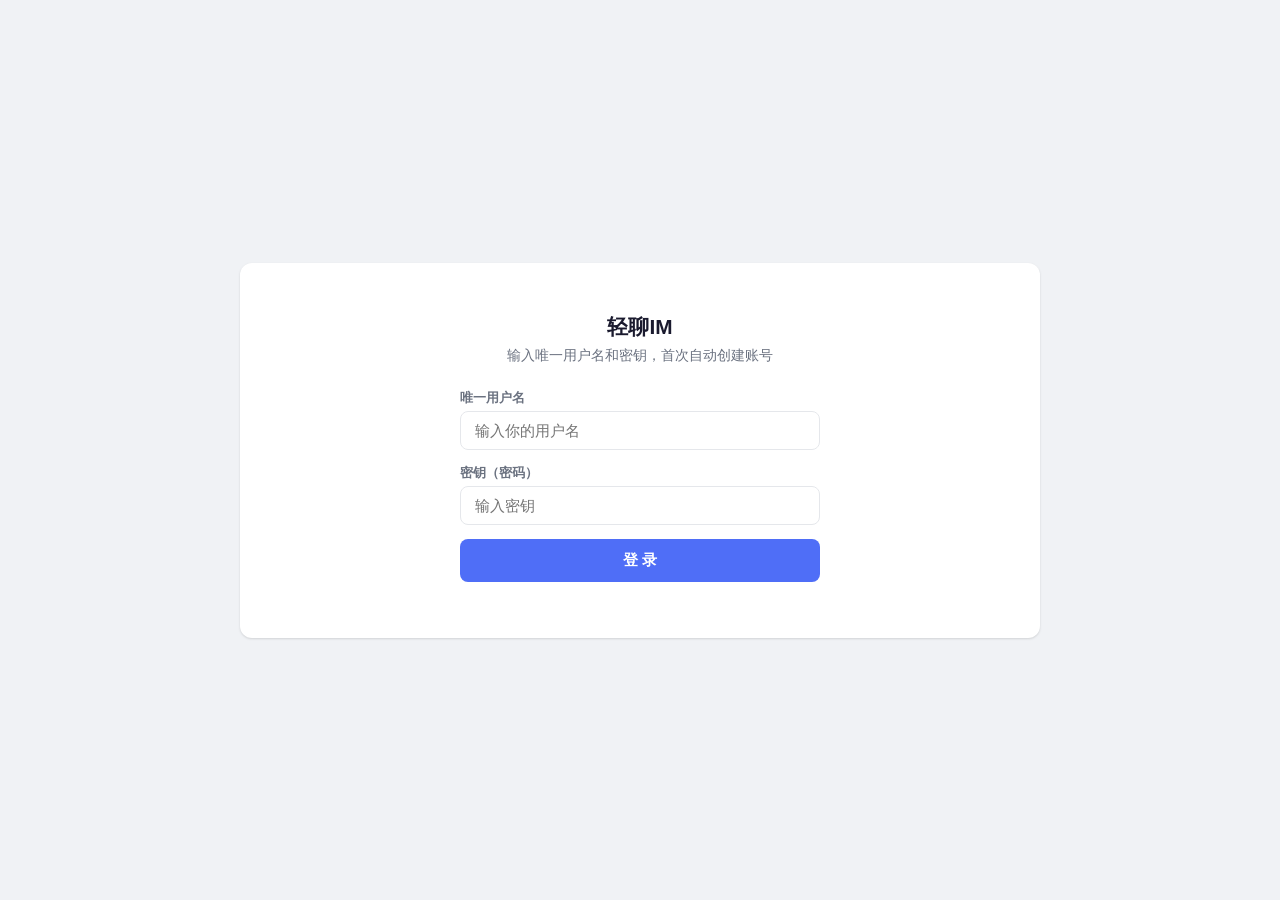
<file: index.html>
<!DOCTYPE html>
<html lang="zh-CN">
<head>
<meta charset="UTF-8">
<meta name="viewport" content="width=device-width, initial-scale=1.0">
<title>轻聊 - 临时 IM</title>
<link rel="stylesheet" href="style.css">
</head>
<body>

<div class="container" id="app">
    <!-- Header -->
    <div class="header" id="header" style="display:none;">
        <h1>💬 轻聊</h1>
        <div class="user-info">
            <span id="currentUserLabel"></span>
            <div class="user-dropdown">
                <button class="btn-sm btn-settings" onclick="toggleSettingsMenu()" title="设置">⚙</button>
                <div class="dropdown-menu" id="settingsMenu">
                    <button onclick="showChangeUsernameModal()">✏️ 修改用户名</button>
                    <button onclick="showResetPasswordModal()">🔑 重置密钥</button>
                </div>
            </div>
            <button class="btn-sm" onclick="logout()">退出</button>
        </div>
    </div>

    <!-- 登录视图 -->
    <div class="view active" id="loginView">
        <div class="login-card">
            <h2>轻聊IM</h2>
            <p class="sub">输入唯一用户名和密钥，首次自动创建账号</p>
            <div class="form-group">
                <label>唯一用户名</label>
                <input id="loginUser" type="text" placeholder="输入你的用户名" maxlength="30" autocomplete="off">
            </div>
            <div class="form-group">
                <label>密钥（密码）</label>
                <input id="loginPass" type="password" placeholder="输入密钥" autocomplete="off">
            </div>
            <button class="btn btn-primary" id="loginBtn" onclick="doLogin()">登 录</button>
            <div class="error-msg" id="loginError"></div>
            <div class="success-msg" id="loginSuccess"></div>
        </div>
    </div>

    <!-- 大厅视图 -->
    <div class="view" id="lobbyView">
        <div class="lobby-content" id="lobbyContent">
            <div class="lobby-actions">
                <button class="btn btn-primary" onclick="showCreateRoomModal()">+ 创建房间</button>
                <button class="btn btn-outline" onclick="showJoinRoomModal()">加入房间</button>
            </div>
            <div id="roomList"></div>
        </div>
    </div>

    <!-- 聊天视图 -->
    <div class="view" id="chatView">
        <div class="chat-view">
            <div class="chat-main">
                <div class="chat-header">
                    <div>
                        <div class="room-title" id="chatRoomName"></div>
                        <div class="room-id" id="chatRoomId"></div>
                    </div>
                    <div class="chat-header-actions">
                        <button class="btn-header-icon file-panel-toggle" onclick="toggleFilePanel()" title="文件列表">📁</button>
                        <button class="btn-leave" onclick="leaveRoom()">
                            <span class="leave-icon">🚪</span> 离开房间
                        </button>
                    </div>
                </div>
                <div class="chat-messages" id="chatMessages"></div>
                <div class="emoji-picker" id="emojiPicker"></div>
                <div class="chat-input-area">
                    <button class="emoji-btn" onclick="toggleEmoji()" title="表情">😊</button>
                    <button class="emoji-btn file-upload-btn" onclick="triggerFileUpload()" title="上传文件">📎</button>
                    <textarea id="chatInput" rows="1" placeholder="输入消息..." onkeydown="onChatKey(event)"></textarea>
                    <button class="send-btn" id="sendBtn" onclick="sendMessage()" title="发送">➤</button>
                </div>
                <!-- 隐藏的文件选择器 -->
                <input type="file" id="fileInput" style="display:none;" onchange="handleFileSelected(event)">
                <!-- 文件面板 -->
                <div class="file-panel" id="filePanel">
                    <div class="file-panel-header">
                        <span>📁 共享文件</span>
                        <button class="file-panel-close" onclick="toggleFilePanel()">✕</button>
                    </div>
                    <div class="file-panel-list" id="fileListContent">
                        <div class="file-empty">正在加载...</div>
                    </div>
                </div>
            </div>
            <div class="chat-sidebar">
                <div class="sidebar-title">在线成员</div>
                <div class="member-list" id="memberList"></div>
            </div>
        </div>
    </div>
</div>

<!-- 创建房间弹窗 -->
<div class="modal-overlay" id="createRoomModal">
    <div class="modal">
        <h3>创建新房间</h3>
        <div class="form-group">
            <label>房间名称</label>
            <input id="createRoomName" type="text" placeholder="输入房间名" maxlength="50">
        </div>
        <div class="form-group">
            <label>房间密码（可选，留空则无密码）</label>
            <input id="createRoomPass" type="text" placeholder="设置密码">
        </div>
        <div class="modal-btns">
            <button class="btn btn-outline" onclick="closeModal('createRoomModal')">取消</button>
            <button class="btn btn-primary" onclick="doCreateRoom()">创建</button>
        </div>
        <div class="error-msg" id="createRoomError"></div>
    </div>
</div>

<!-- 加入房间弹窗 -->
<div class="modal-overlay" id="joinRoomModal">
    <div class="modal">
        <h3>加入房间</h3>
        <div class="form-group">
            <label>房间 ID</label>
            <input id="joinRoomId" type="text" placeholder="输入8位房间ID" maxlength="8" style="text-transform:uppercase;">
        </div>
        <div class="form-group">
            <label>房间密码（如无需密码请留空）</label>
            <input id="joinRoomPass" type="text" placeholder="输入密码">
        </div>
        <div class="modal-btns">
            <button class="btn btn-outline" onclick="closeModal('joinRoomModal')">取消</button>
            <button class="btn btn-primary" onclick="doJoinRoom()">加入</button>
        </div>
        <div class="error-msg" id="joinRoomError"></div>
    </div>
</div>

<!-- 修改用户名弹窗 -->
<div class="modal-overlay" id="changeUsernameModal">
    <div class="modal">
        <h3>修改用户名</h3>
        <p style="font-size:0.8rem;color:var(--text-secondary);margin-bottom:12px;">密钥不变，只改显示的用户名。聊天记录中的旧名字也会同步更新。</p>
        <div class="form-group">
            <label>新用户名</label>
            <input id="newUsername" type="text" placeholder="输入新的用户名" maxlength="30" autocomplete="off">
        </div>
        <div class="form-group">
            <label>当前密钥（验证身份）</label>
            <input id="changeUserPass" type="password" placeholder="输入当前密钥" autocomplete="off">
        </div>
        <div class="modal-btns">
            <button class="btn btn-outline" onclick="closeModal('changeUsernameModal')">取消</button>
            <button class="btn btn-primary" onclick="doChangeUsername()">确认修改</button>
        </div>
        <div class="error-msg" id="changeUsernameError"></div>
        <div class="success-msg" id="changeUsernameSuccess"></div>
    </div>
</div>

<!-- 重置密钥弹窗 -->
<div class="modal-overlay" id="resetPasswordModal">
    <div class="modal">
        <h3>重置密钥</h3>
        <div class="form-group">
            <label>当前密钥</label>
            <input id="oldPassword" type="password" placeholder="输入当前密钥" autocomplete="off">
        </div>
        <div class="form-group">
            <label>新密钥</label>
            <input id="newPassword" type="password" placeholder="输入新密钥" autocomplete="off">
        </div>
        <div class="modal-btns">
            <button class="btn btn-outline" onclick="closeModal('resetPasswordModal')">取消</button>
            <button class="btn btn-primary" onclick="doResetPassword()">确认重置</button>
        </div>
        <div class="error-msg" id="resetPasswordError"></div>
        <div class="success-msg" id="resetPasswordSuccess"></div>
    </div>
</div>

<script src="app.js"></script>
</body>
</html>
</file>
<file: style.css>
:root {
    --bg: #f0f2f5;
    --card: #ffffff;
    --primary: #4f6ef7;
    --primary-hover: #3b5de7;
    --text: #1a1a2e;
    --text-secondary: #6b7280;
    --border: #e5e7eb;
    --danger: #ef4444;
    --success: #10b981;
    --bubble-self: #4f6ef7;
    --bubble-other: #f3f4f6;
    --radius: 12px;
    --shadow: 0 1px 3px rgba(0,0,0,.08), 0 1px 2px rgba(0,0,0,.06);
}

* { margin: 0; padding: 0; box-sizing: border-box; }

body {
    font-family: -apple-system, BlinkMacSystemFont, "Segoe UI", Roboto, "Helvetica Neue", sans-serif;
    background: var(--bg);
    color: var(--text);
    min-height: 100vh;
    display: flex;
    align-items: center;
    justify-content: center;
}

.container {
    width: 100%;
    max-width: 800px;
    height: 90%;
    max-height: calc(100vh - 32px);
    background: var(--card);
    border-radius: var(--radius);
    box-shadow: var(--shadow);
    display: flex;
    flex-direction: column;
    overflow: hidden;
}

/* Header */
.header {
    padding: 16px 20px;
    border-bottom: 1px solid var(--border);
    display: flex;
    align-items: center;
    justify-content: space-between;
    flex-shrink: 0;
    background: #fafbfc;
}

.header h1 { font-size: 1.1rem; font-weight: 700; color: var(--primary); }

.header .user-info { font-size: 0.85rem; color: var(--text-secondary); display: flex; align-items: center; gap: 10px; }

.header .btn-sm {
    padding: 5px 12px;
    font-size: 0.8rem;
    border-radius: 6px;
    cursor: pointer;
    border: 1px solid var(--border);
    background: #fff;
    color: var(--text-secondary);
    transition: all .15s;
}

.header .btn-sm:hover { background: #fee2e2; border-color: var(--danger); color: var(--danger); }

.header .btn-sm.btn-settings {
    font-size: 0.85rem; padding: 4px 8px; border: none; background: transparent; color: var(--text-secondary);
}

.header .btn-sm.btn-settings:hover { background: #f3f4f6; color: var(--text); }

.header .user-dropdown { position: relative; display: inline-block; }

.header .dropdown-menu {
    display: none; position: absolute; right: 0; top: 100%; margin-top: 4px;
    background: #fff; border: 1px solid var(--border); border-radius: 8px;
    box-shadow: 0 4px 16px rgba(0,0,0,.1); z-index: 50; min-width: 160px; overflow: hidden;
}

.header .dropdown-menu.active { display: block; }

.header .dropdown-menu button {
    display: block; width: 100%; padding: 9px 14px; border: none; background: none;
    font-size: 0.83rem; cursor: pointer; text-align: left; color: var(--text);
}

.header .dropdown-menu button:hover { background: #f3f4f6; }

.header .dropdown-menu .divider { height: 1px; background: var(--border); margin: 2px 0; }

/* 视图切换 */
.view { display: none; flex-direction: column; flex: 1; overflow: hidden; height: 100%; }

.view.active { display: flex; }

/* 登录页 */
.login-view { align-items: center; justify-content: center; min-height: 100%; }

.login-card {
    width: 100%;
    max-width: 360px;
    text-align: center;
    margin: 50px auto 0;
}

.login-card h2 { font-size: 1.3rem; margin-bottom: 6px; }

.login-card .sub { font-size: 0.85rem; color: var(--text-secondary); margin-bottom: 24px; }

.form-group { margin-bottom: 14px; text-align: left; }

.form-group label { display: block; font-size: 0.82rem; font-weight: 600; margin-bottom: 4px; color: var(--text-secondary); }

.form-group input {
    width: 100%; padding: 10px 14px; border: 1.5px solid var(--border);
    border-radius: 8px; font-size: 0.95rem; outline: none; transition: border .15s;
}

.form-group input:focus { border-color: var(--primary); }

.btn {
    width: 100%; padding: 11px; border: none; border-radius: 8px;
    font-size: 0.95rem; font-weight: 600; cursor: pointer; transition: all .15s;
}

.btn-primary { background: var(--primary); color: #fff; }

.btn-primary:hover { background: var(--primary-hover); }

.btn-primary:disabled { opacity: 0.5; cursor: not-allowed; }

.btn-outline {
    background: #fff; border: 1.5px solid var(--border); color: var(--text);
}

.btn-outline:hover { border-color: var(--primary); color: var(--primary); }

.error-msg { color: var(--danger); font-size: 0.82rem; margin-top: 8px; min-height: 20px; }

.success-msg { color: var(--success); font-size: 0.82rem; margin-top: 8px; min-height: 20px; }

/* 大厅 */
.lobby-content { flex: 1; overflow-y: auto; padding: 20px; }

.lobby-actions { display: flex; gap: 10px; margin-bottom: 20px; }

.lobby-actions .btn { width: auto; padding: 9px 20px; font-size: 0.85rem; }

.room-card {
    display: flex; align-items: center; justify-content: space-between;
    padding: 14px 16px; border: 1px solid var(--border); border-radius: 10px;
    margin-bottom: 8px; transition: all .15s; cursor: pointer;
}

.room-card:hover { border-color: var(--primary); background: #f8faff; }

.room-card .room-info { flex: 1; }

.room-card .room-name { font-weight: 600; font-size: 0.95rem; }

.room-card .room-meta { font-size: 0.77rem; color: var(--text-secondary); margin-top: 2px; }

.room-card .room-badge {
    font-size: 0.7rem; padding: 3px 8px; border-radius: 4px;
    background: #fef3c7; color: #92400e;
}

.room-empty { text-align: center; color: var(--text-secondary); padding: 40px; font-size: 0.9rem; }

/* 弹窗 */
.modal-overlay {
    display: none; position: fixed; top: 0; left: 0; width: 100%; height: 100%;
    background: rgba(0,0,0,.35); z-index: 100; align-items: center; justify-content: center;
}

.modal-overlay.active { display: flex; }

.modal {
    background: #fff; border-radius: var(--radius); padding: 24px;
    width: 90%; max-width: 380px; box-shadow: 0 10px 40px rgba(0,0,0,.15);
}

.modal h3 { font-size: 1.05rem; margin-bottom: 16px; }

.modal .btn { margin-top: 6px; }

.modal .modal-btns { display: flex; gap: 8px; margin-top: 8px; }

/* 聊天室 */
.chat-view { flex: 1; display: flex; flex-direction: row; overflow: hidden; min-width: 0; }

.chat-main { flex: 1; display: flex; flex-direction: column; overflow: hidden; min-width: 0; }

.chat-sidebar {
    width: 180px; border-left: 1px solid var(--border); display: flex;
    flex-direction: column; flex-shrink: 0; background: #fafbfc;
}

.chat-sidebar .sidebar-title {
    padding: 12px 14px; font-size: 0.78rem; font-weight: 600;
    color: var(--text-secondary); border-bottom: 1px solid var(--border); text-transform: uppercase; letter-spacing: 0.5px;
}

.chat-sidebar .member-list {
    flex: 1; overflow-y: auto; padding: 8px;
}

.chat-sidebar .member-item {
    padding: 6px 10px; border-radius: 6px; font-size: 0.83rem;
    display: flex; align-items: center; gap: 6px;
}

.chat-sidebar .member-dot {
    width: 7px; height: 7px; border-radius: 50%; background: var(--success); flex-shrink: 0;
}

.chat-header {
    padding: 12px 16px; border-bottom: 1px solid var(--border);
    display: flex; align-items: center; justify-content: space-between;
    background: #fafbfc; flex-shrink: 0;
}

.chat-header .room-title { font-weight: 600; font-size: 0.95rem; }

.chat-header .room-id { font-size: 0.75rem; color: var(--text-secondary); }

.chat-header-actions {
    display: flex; align-items: center; gap: 8px;
}

.btn-header-icon {
    width: 34px; height: 34px; border-radius: 8px;
    border: 1px solid var(--border); background: #fff;
    cursor: pointer; font-size: 1.1rem;
    display: flex; align-items: center; justify-content: center;
    transition: all .15s; color: var(--text-secondary);
}

.btn-header-icon:hover {
    background: #f0f4ff; border-color: var(--primary); color: var(--primary);
}

.btn-leave {
    display: flex; align-items: center; gap: 5px;
    padding: 7px 14px; font-size: 0.83rem; font-weight: 500;
    border-radius: 8px; cursor: pointer;
    border: 1.5px solid #fecaca; background: #fff;
    color: var(--danger);
    transition: all .2s;
    white-space: nowrap;
}

.btn-leave .leave-icon {
    font-size: 0.95rem;
}

.btn-leave:hover {
    background: var(--danger); color: #fff;
    border-color: var(--danger);
    box-shadow: 0 2px 8px rgba(239,68,68,.25);
    transform: translateY(-1px);
}

.btn-leave:active {
    transform: translateY(0);
    box-shadow: none;
}

.chat-messages {
    flex: 1; overflow-y: auto; padding: 16px;
    display: flex; flex-direction: column; gap: 4px;
}

.msg-row { display: flex; margin-bottom: 6px; }

.msg-row.self { justify-content: flex-end; }

.msg-row > div { max-width: 85%; min-width: 0; }

.msg-bubble {
    padding: 9px 14px; border-radius: 16px;
    font-size: 0.9rem; line-height: 1.45; word-break: break-word;
    white-space: pre-wrap;
}

.msg-row.self .msg-bubble { background: var(--bubble-self); color: #fff; border-bottom-right-radius: 4px; }

.msg-row.other .msg-bubble { background: var(--bubble-other); border-bottom-left-radius: 4px; }

.msg-user { font-size: 0.72rem; color: var(--text-secondary); margin-bottom: 2px; padding: 0 4px; }

.msg-row.self .msg-user { text-align: right; }

.msg-emoji .msg-bubble { font-size: 2.2rem; background: transparent !important; padding: 2px 4px; }

.msg-system {
    text-align: center; font-size: 0.77rem; color: var(--text-secondary);
    padding: 6px 0; margin-bottom: 4px;
}

.chat-input-area {
    padding: 12px 16px; border-top: 1px solid var(--border);
    display: flex; gap: 8px; align-items: flex-end; flex-shrink: 0;
}

.chat-input-area textarea {
    flex: 1; padding: 10px 14px; border: 1.5px solid var(--border);
    border-radius: 20px; font-size: 0.9rem; outline: none; resize: none;
    font-family: inherit; max-height: 100px; line-height: 1.4;
}

.chat-input-area textarea:focus { border-color: var(--primary); }

.chat-input-area .emoji-btn, .chat-input-area .send-btn {
    width: 40px; height: 40px; border-radius: 50%; border: none;
    cursor: pointer; font-size: 1.2rem; display: flex; align-items: center;
    justify-content: center; flex-shrink: 0; transition: all .15s;
}

.chat-input-area .emoji-btn { background: #f3f4f6; }

.chat-input-area .emoji-btn:hover { background: #e5e7eb; }

.chat-input-area .send-btn { background: var(--primary); color: #fff; }

.chat-input-area .send-btn:hover { background: var(--primary-hover); }

.chat-input-area .send-btn:disabled { opacity: 0.4; cursor: not-allowed; }

.emoji-picker {
    display: none; flex-wrap: wrap; gap: 4px; padding: 8px 12px;
    border-top: 1px solid var(--border); background: #fafbfc;
    max-height: 140px; overflow-y: auto;
}

.emoji-picker.active { display: flex; }

.emoji-picker span {
    cursor: pointer; font-size: 1.2rem; padding: 4px 6px; border-radius: 6px; transition: background .1s;
}

.emoji-picker span:hover { background: #e5e7eb; }

/* 响应式 */
@media (max-width: 600px) {
    .container { max-height: 100vh; border-radius: 0; }
    .chat-sidebar { width: 140px; }
}

/* ============ 文件上传 ============ */
.file-upload-btn { font-size: 0.95rem; }

/* 保留时长选择 */
.retention-options {
    display: flex;
    flex-wrap: wrap;
    gap: 8px;
}

.retention-btn {
    flex: 1 1 calc(50% - 4px);
    min-width: 100px;
    padding: 10px 12px;
    border: 1.5px solid var(--border);
    border-radius: 8px;
    background: #fff;
    cursor: pointer;
    font-size: 0.85rem;
    font-weight: 500;
    transition: all .15s;
    text-align: center;
}

.retention-btn:hover {
    border-color: var(--primary);
    background: #f0f4ff;
    color: var(--primary);
}

/* 文件气泡 */
.file-bubble {
    display: flex !important;
    align-items: center;
    gap: 10px;
    padding: 10px 14px !important;
    max-width: 320px;
}

.file-bubble .file-icon {
    font-size: 2rem;
    flex-shrink: 0;
}

.file-bubble .file-info {
    flex: 1;
    min-width: 0;
}

.file-bubble .file-name {
    font-size: 0.85rem;
    font-weight: 600;
    white-space: nowrap;
    overflow: hidden;
    text-overflow: ellipsis;
    max-width: 180px;
}

.file-bubble .file-meta {
    font-size: 0.73rem;
    opacity: 0.7;
    margin-top: 2px;
}

.file-bubble .file-download {
    flex-shrink: 0;
    font-size: 1.3rem;
    text-decoration: none;
    opacity: 0.8;
    transition: opacity .15s;
}

.file-bubble .file-download:hover {
    opacity: 1;
}

.msg-row.other .file-bubble {
    background: var(--bubble-other);
}

.msg-row.self .file-bubble {
    background: var(--bubble-self);
}

/* 文件面板 */
.file-panel {
    display: none;
    flex-direction: column;
    border-top: 1px solid var(--border);
    max-height: 200px;
    overflow: hidden;
    flex-shrink: 0;
    background: #fafbfc;
}

.file-panel.active {
    display: flex;
}

.file-panel-header {
    display: flex;
    align-items: center;
    justify-content: space-between;
    padding: 8px 14px;
    font-size: 0.8rem;
    font-weight: 600;
    color: var(--text-secondary);
    border-bottom: 1px solid var(--border);
    text-transform: uppercase;
    letter-spacing: 0.5px;
}

.file-panel-close {
    background: none;
    border: none;
    cursor: pointer;
    font-size: 1rem;
    color: var(--text-secondary);
    padding: 2px 6px;
    border-radius: 4px;
}

.file-panel-close:hover {
    background: #e5e7eb;
}

.file-panel-list {
    flex: 1;
    overflow-y: auto;
    padding: 6px 10px;
}

.file-empty {
    text-align: center;
    color: var(--text-secondary);
    font-size: 0.8rem;
    padding: 16px;
}

.file-item {
    display: flex;
    align-items: center;
    gap: 8px;
    padding: 6px 8px;
    border-radius: 6px;
    transition: background .1s;
}

.file-item:hover {
    background: #f0f2f5;
}

.file-item-icon {
    font-size: 1.1rem;
    flex-shrink: 0;
}

.file-item-info {
    flex: 1;
    min-width: 0;
}

.file-item-name {
    font-size: 0.8rem;
    font-weight: 500;
    white-space: nowrap;
    overflow: hidden;
    text-overflow: ellipsis;
}

.file-item-meta {
    font-size: 0.7rem;
    color: var(--text-secondary);
}

.file-item-actions {
    display: flex;
    gap: 4px;
    flex-shrink: 0;
}

.file-item-dl {
    text-decoration: none;
    font-size: 1rem;
    padding: 2px 4px;
    border-radius: 4px;
}

.file-item-dl:hover {
    background: #e5e7eb;
}

.file-item-del {
    background: none;
    border: none;
    cursor: pointer;
    font-size: 0.9rem;
    padding: 2px 4px;
    border-radius: 4px;
    opacity: 0.5;
    transition: all .15s;
}

.file-item-del:hover {
    opacity: 1;
    background: #fee2e2;
}
</file>
